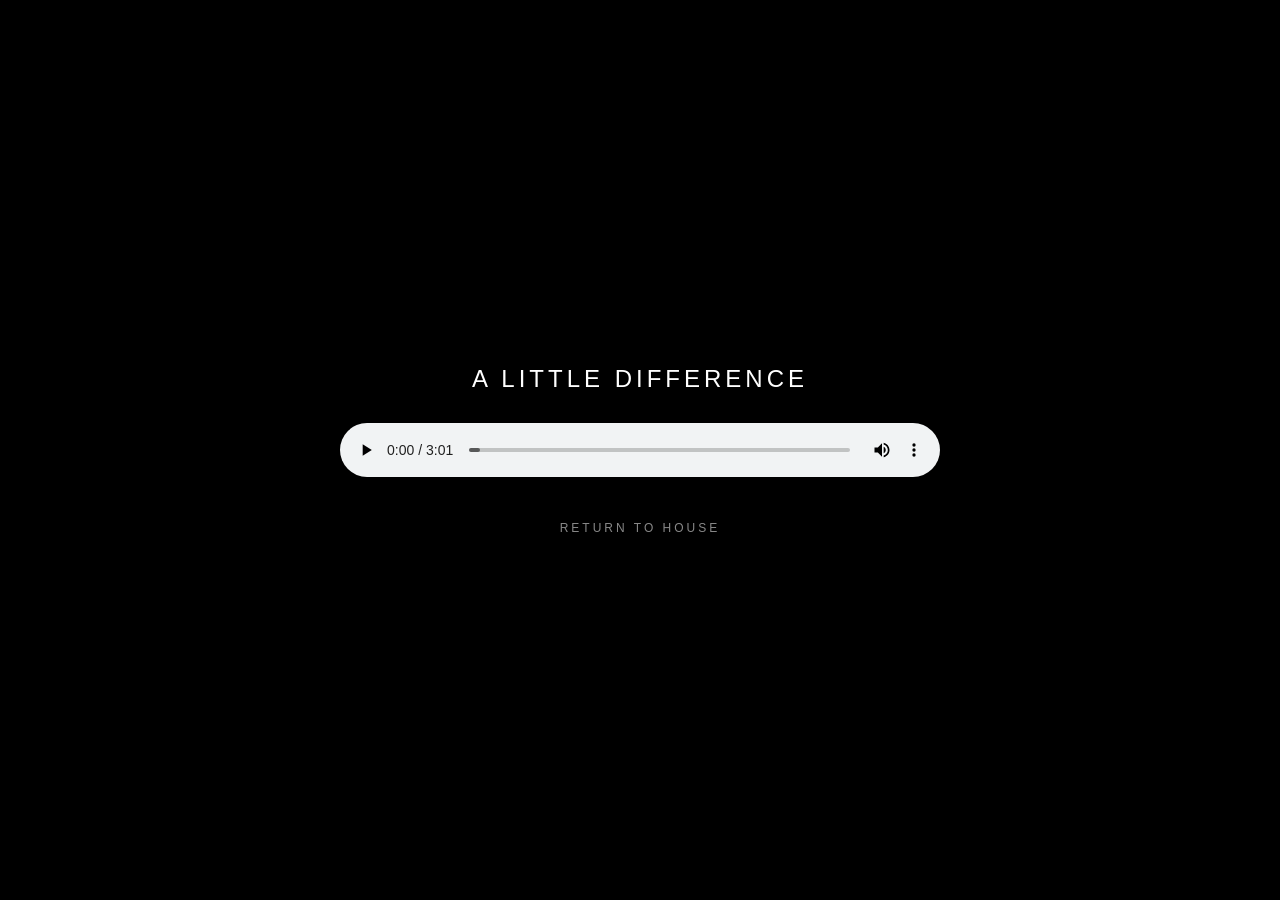
<file: a-little-difference.html>
<!DOCTYPE html>
<html lang="en">
<head>
  <meta charset="UTF-8">
  <meta name="viewport" content="width=device-width, initial-scale=1.0">

  <title>A Little Difference — MCGOSH</title>

  <style>
    * {
      box-sizing: border-box;
    }

    body {
      margin: 0;
      min-height: 100vh;
      background: #000;
      color: #fff;
      font-family: Arial, sans-serif;

      display: flex;
      align-items: center;
      justify-content: center;
    }

    .song-page {
      width: 90%;
      max-width: 600px;
      text-align: center;
    }

    .song-title {
      font-size: 24px;
      font-weight: normal;
      letter-spacing: 4px;
      margin-bottom: 30px;
    }

    audio {
      width: 100%;
    }

    .back-link {
      display: inline-block;
      margin-top: 40px;
      color: #888;
      text-decoration: none;
      font-size: 12px;
      letter-spacing: 3px;
    }

    .back-link:hover {
      color: #fff;
    }
  </style>
</head>

<body>

  <main class="song-page">

    <div class="song-title">
      A LITTLE DIFFERENCE
    </div>

    <audio controls preload="metadata">
      <source src="assets/A%20Little%20Difference%20.mp3" type="audio/mpeg">
    </audio>

    <a class="back-link" href="index.html">
      RETURN TO HOUSE
    </a>

  </main>

</body>
</html>
</file>
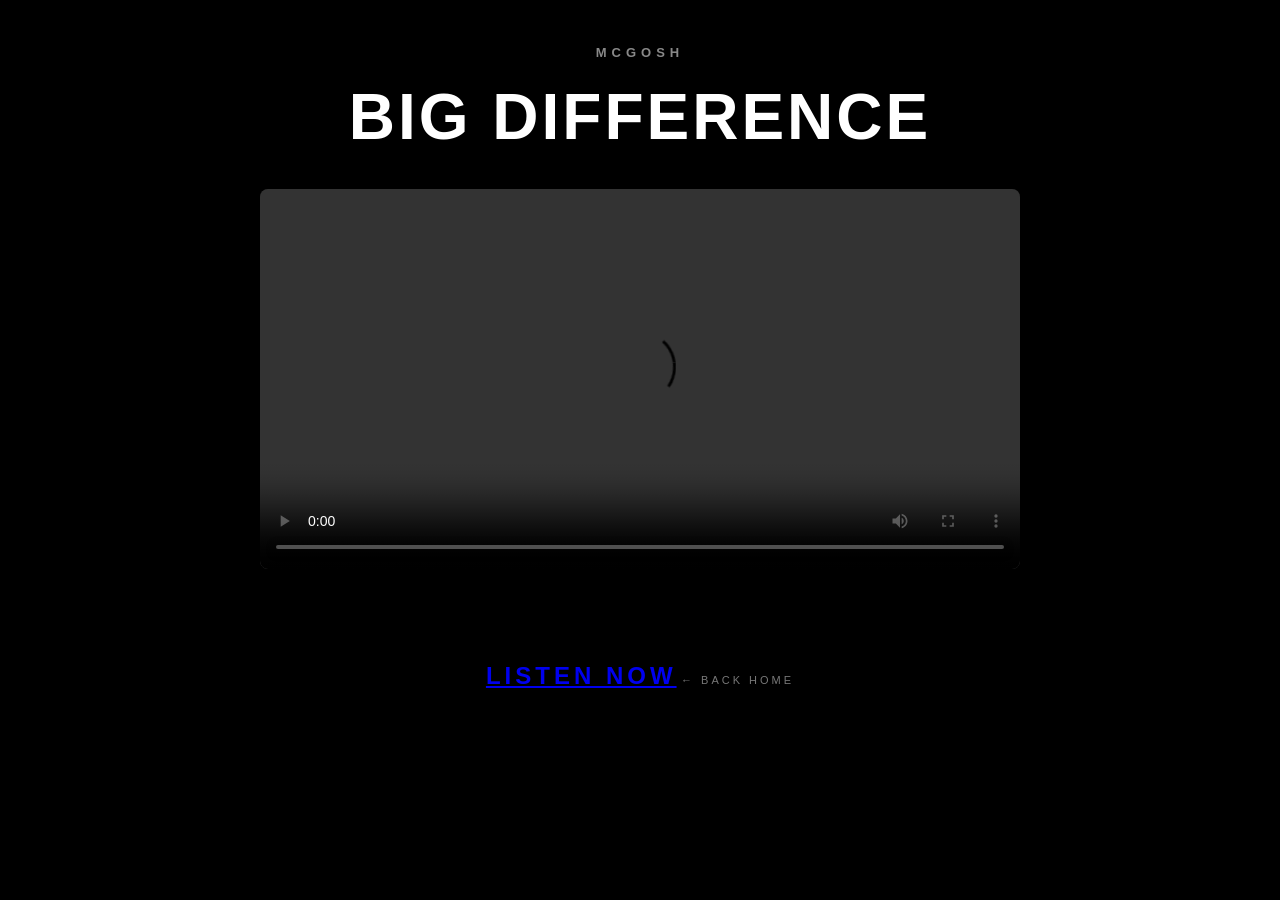
<file: big-difference.html>
<!DOCTYPE html>
<html lang="en">
<head>
  <meta charset="UTF-8">
  <meta name="viewport" content="width=device-width, initial-scale=1.0">

  <title>Big Difference — MCGOSH</title>

  <style>
    * {
      box-sizing: border-box;
    }

    body {
      margin: 0;
      min-height: 100vh;
      background: #000;
      color: #fff;
      font-family: Arial, Helvetica, sans-serif;
      text-align: center;
    }

    .page {
      width: 100%;
      max-width: 900px;
      margin: 0 auto;
      padding: 45px 18px 60px;
    }

    .eyebrow {
      color: #888;
      font-size: 13px;
      letter-spacing: 5px;
      font-weight: bold;
      margin-bottom: 20px;
    }

    h1 {
      margin: 0 0 35px;
      font-size: clamp(34px, 8vw, 64px);
      letter-spacing: 3px;
    }

    .video-wrap {
      width: 100%;
      max-width: 760px;
      margin: 0 auto 45px;
    }

    video {
      width: 100%;
      height: auto;
      display: block;
      background: #111;
      border-radius: 8px;
    }

    .release-label {
      color: #777;
      font-size: 12px;
      font-weight: bold;
      letter-spacing: 4px;
      margin-bottom: 10px;
    }

    .song-title {
      margin: 0;
      font-size: clamp(30px, 7vw, 52px);
      letter-spacing: 2px;
    }

    .artist {
      color: #aaa;
      font-size: 17px;
      letter-spacing: 5px;
      margin-top: 8px;
    }

    .release-date {
      margin-top: 25px;
      font-size: 15px;
      letter-spacing: 3px;
      color: #ccc;
    }

    .drops-in {
      margin-top: 45px;
      color: #777;
      font-size: 12px;
      font-weight: bold;
      letter-spacing: 5px;
    }

    .countdown {
      display: flex;
      justify-content: center;
      gap: 12px;
      margin-top: 18px;
      flex-wrap: wrap;
    }

    .time-box {
      width: 82px;
      padding: 17px 5px;
      border: 1px solid #333;
      background: #080808;
    }

    .number {
      display: block;
      font-size: 30px;
      font-weight: bold;
    }

    .label {
      display: block;
      margin-top: 7px;
      color: #777;
      font-size: 9px;
      letter-spacing: 2px;
    }

    .released {
      display: inline-block;
      margin-top: 30px;
      font-size: 24px;
      font-weight: bold;
      letter-spacing: 4px;
    }

    .back {
      display: inline-block;
      margin-top: 60px;
      color: #777;
      text-decoration: none;
      font-size: 11px;
      letter-spacing: 3px;
    }

    .back:hover {
      color: #fff;
    }
  </style>
</head>

<body>

  <main class="page">

    <div class="eyebrow">MCGOSH</div>

    <h1>BIG DIFFERENCE</h1>

    <div class="video-wrap">
      <video controls playsinline preload="metadata">
        <source src="assets/Promo.01.mp4" type="video/mp4">
        Your browser does not support the video tag.
      </video>
    </div>

    

 <a class="released" id="released"
   href="https://distrokid.com/hyperfollow/mcgosh/big-difference"
   target="_blank"
   rel="noopener noreferrer">
    LISTEN NOW
</a>

 

    <a class="back" href="index.html">
      ← BACK HOME
    </a>

  </main>



</body>
</html>
</file>
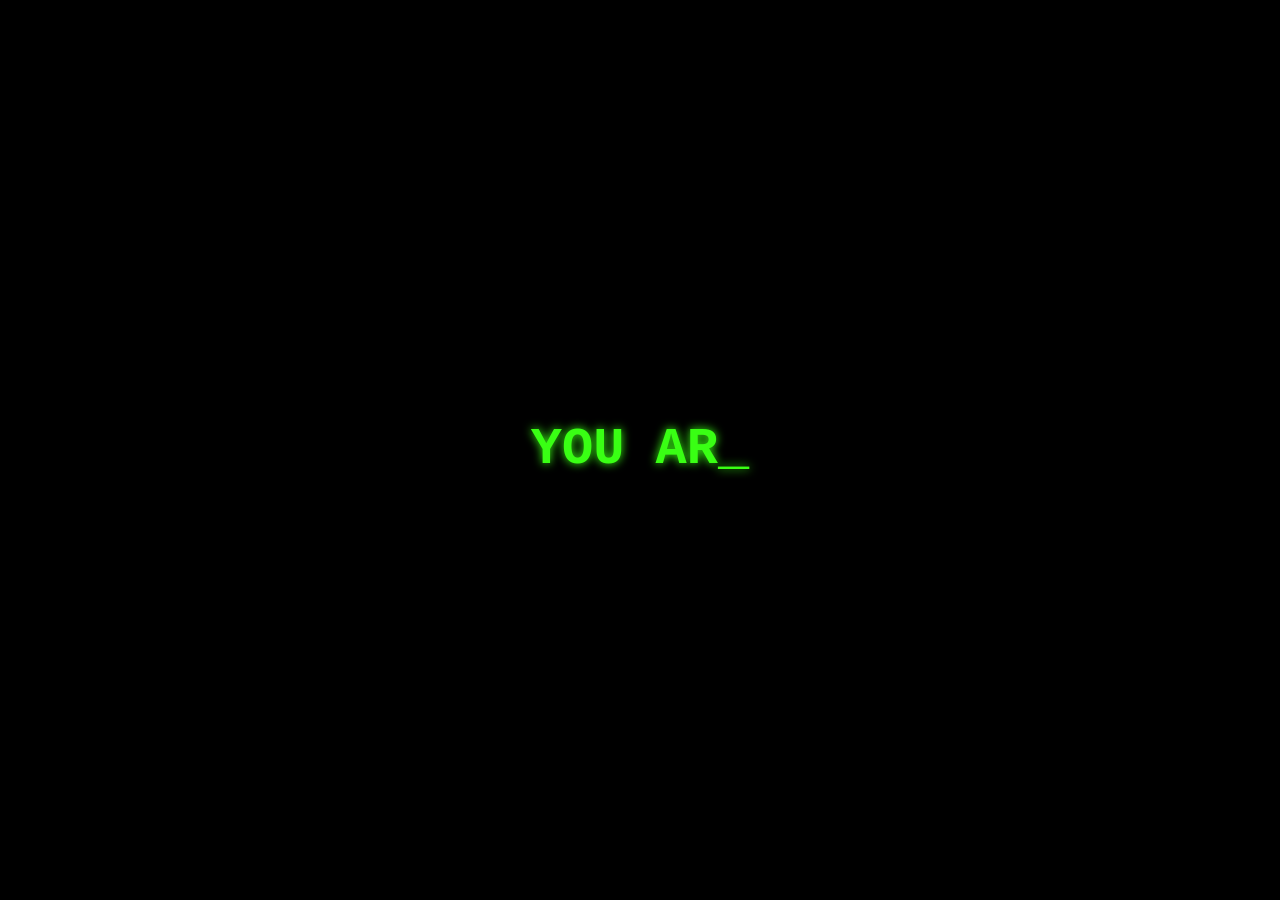
<file: coming-soon.html>
<!doctype html>
<html lang="en">
<head>
  <meta charset="utf-8">
  <meta name="viewport" content="width=device-width, initial-scale=1">
  <title>MCGOSH</title>

  <style>
    * {
      box-sizing: border-box;
    }

    html,
    body {
      margin: 0;
      width: 100%;
      height: 100%;
      background: #000;
      overflow: hidden;
    }

    body {
      display: flex;
      align-items: center;
      justify-content: center;
      font-family: "Courier New", monospace;
      color: #39ff14;
    }

    #message {
      width: 90%;
      text-align: center;
      font-size: clamp(24px, 7vw, 52px);
      font-weight: bold;
      line-height: 1.3;
      text-shadow: 0 0 10px #39ff14;
    }

    .cursor::after {
      content: "_";
      animation: blink 0.7s infinite;
    }

    @keyframes blink {
      0%, 50% {
        opacity: 1;
      }

      51%, 100% {
        opacity: 0;
      }
    }
  </style>
</head>

<body>

  <div id="message" class="cursor"></div>

  <audio
    id="teaser"
    src="assets/window_teaser_52.25_to_73.0.mp3"
    preload="auto"
    autoplay>
  </audio>

  <script>
    const message = document.getElementById("message");
    const teaser = document.getElementById("teaser");

    const firstSentence = "YOU ARE NOT SUPPOSED TO BE HERE";
    const secondSentence = "GO HOME";

    function wait(ms) {
      return new Promise(resolve => setTimeout(resolve, ms));
    }

    async function typeText(text, speed = 75) {
      message.textContent = "";

      for (const character of text) {
        message.textContent += character;
        await wait(speed);
      }
    }

    async function runSequence() {
      try {
        await teaser.play();
      } catch (error) {
        // iPhone/Safari may block automatic audio in some situations.
      }

      await wait(500);

      await typeText(firstSentence, 75);

      await wait(1500);

      message.textContent = "";

      await wait(500);

      await typeText(secondSentence, 100);

      await wait(2000);

      teaser.pause();

      window.location.href = "index.html";
    }

    runSequence();
  </script>

</body>
</html>
</file>
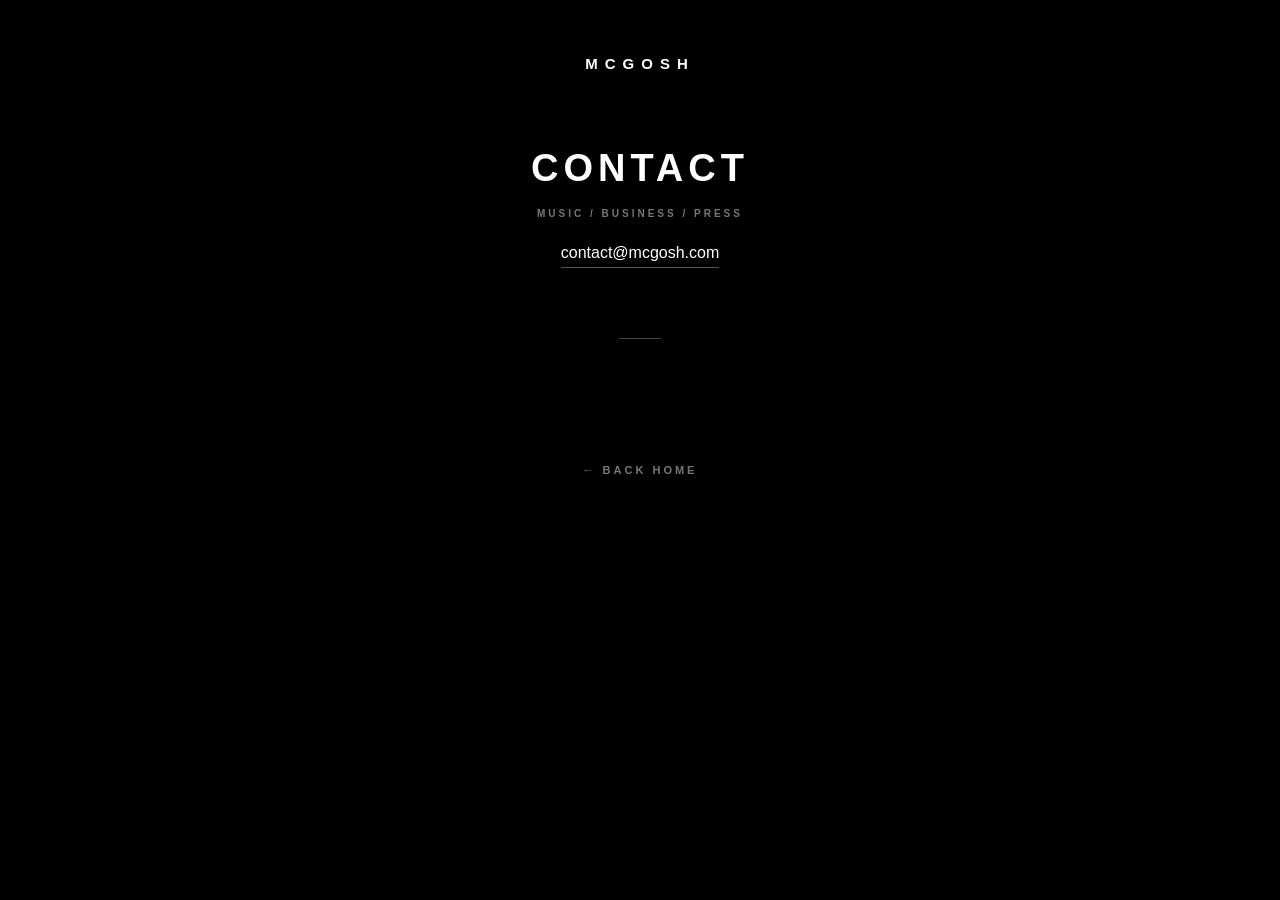
<file: contact.html>
<!DOCTYPE html>
<html lang="en">
<head>
  <meta charset="UTF-8">
  <meta name="viewport" content="width=device-width, initial-scale=1.0">

  <title>Contact | MCGOSH</title>

<!-- MailerLite Universal -->
<script>
    (function(w,d,e,u,f,l,n){w[f]=w[f]||function(){(w[f].q=w[f].q||[])
    .push(arguments);},l=d.createElement(e),l.async=1,l.src=u,
    n=d.getElementsByTagName(e)[0],n.parentNode.insertBefore(l,n);})
    (window,document,'script','https://assets.mailerlite.com/js/universal.js','ml');
    ml('account', '2653822');
</script>
<!-- End MailerLite Universal -->

  <style>
    * {
      box-sizing: border-box;
    }

    html,
    body {
      margin: 0;
      padding: 0;
      min-height: 100%;
      background: #000;
      color: #fff;
      font-family: Arial, Helvetica, sans-serif;
    }

    body {
      min-height: 100vh;
      display: flex;
      justify-content: center;
    }

    .contact-page {
      width: 100%;
      max-width: 600px;
      min-height: 100vh;
      padding: 55px 24px 45px;
      text-align: center;
    }

    .logo {
      margin: 0 0 75px;
      font-size: 15px;
      font-weight: 700;
      letter-spacing: 7px;
    }

    h1 {
      margin: 0;
      font-size: 38px;
      letter-spacing: 5px;
      font-weight: 700;
    }

    .contact-type {
      margin: 18px 0 0;
      color: #777;
      font-size: 10px;
      font-weight: 700;
      letter-spacing: 3px;
    }

    .email {
      display: inline-block;
      margin-top: 25px;
      color: #fff;
      font-size: 16px;
      text-decoration: none;
      border-bottom: 1px solid #555;
      padding-bottom: 5px;
    }

    .divider {
      width: 42px;
      height: 1px;
      margin: 70px auto 55px;
      background: #444;
    }

    .mailing-list {
      width: 100%;
    }

    .back {
      display: inline-block;
      margin-top: 70px;
      color: #777;
      text-decoration: none;
      font-size: 11px;
      font-weight: 700;
      letter-spacing: 3px;
      transition: color .2s ease;
    }

    .back:hover {
      color: #fff;
    }

    @media (max-width: 500px) {
      .contact-page {
        padding-top: 42px;
      }

      .logo {
        margin-bottom: 65px;
      }

      h1 {
        font-size: 32px;
      }
    }
  </style>
</head>

<body>

  <main class="contact-page">

    <div class="logo">MCGOSH</div>

    <section>
      <h1>CONTACT</h1>

      <p class="contact-type">
        MUSIC / BUSINESS / PRESS
      </p>

      <a class="email" href="mailto:contact@mcgosh.com">
        contact@mcgosh.com
      </a>
    </section>

    <div class="divider"></div>

    <section class="mailing-list">

      <!-- PASTE YOUR SMALL MAILERLITE EMBED CODE BELOW THIS LINE -->
<div class="ml-embedded" data-form="tpkiut"></div>

      <!-- PASTE YOUR SMALL MAILERLITE EMBED CODE ABOVE THIS LINE -->

    </section>

    <a class="back" href="index.html">
      ← BACK HOME
    </a>

  </main>

</body>
</html>
</file>
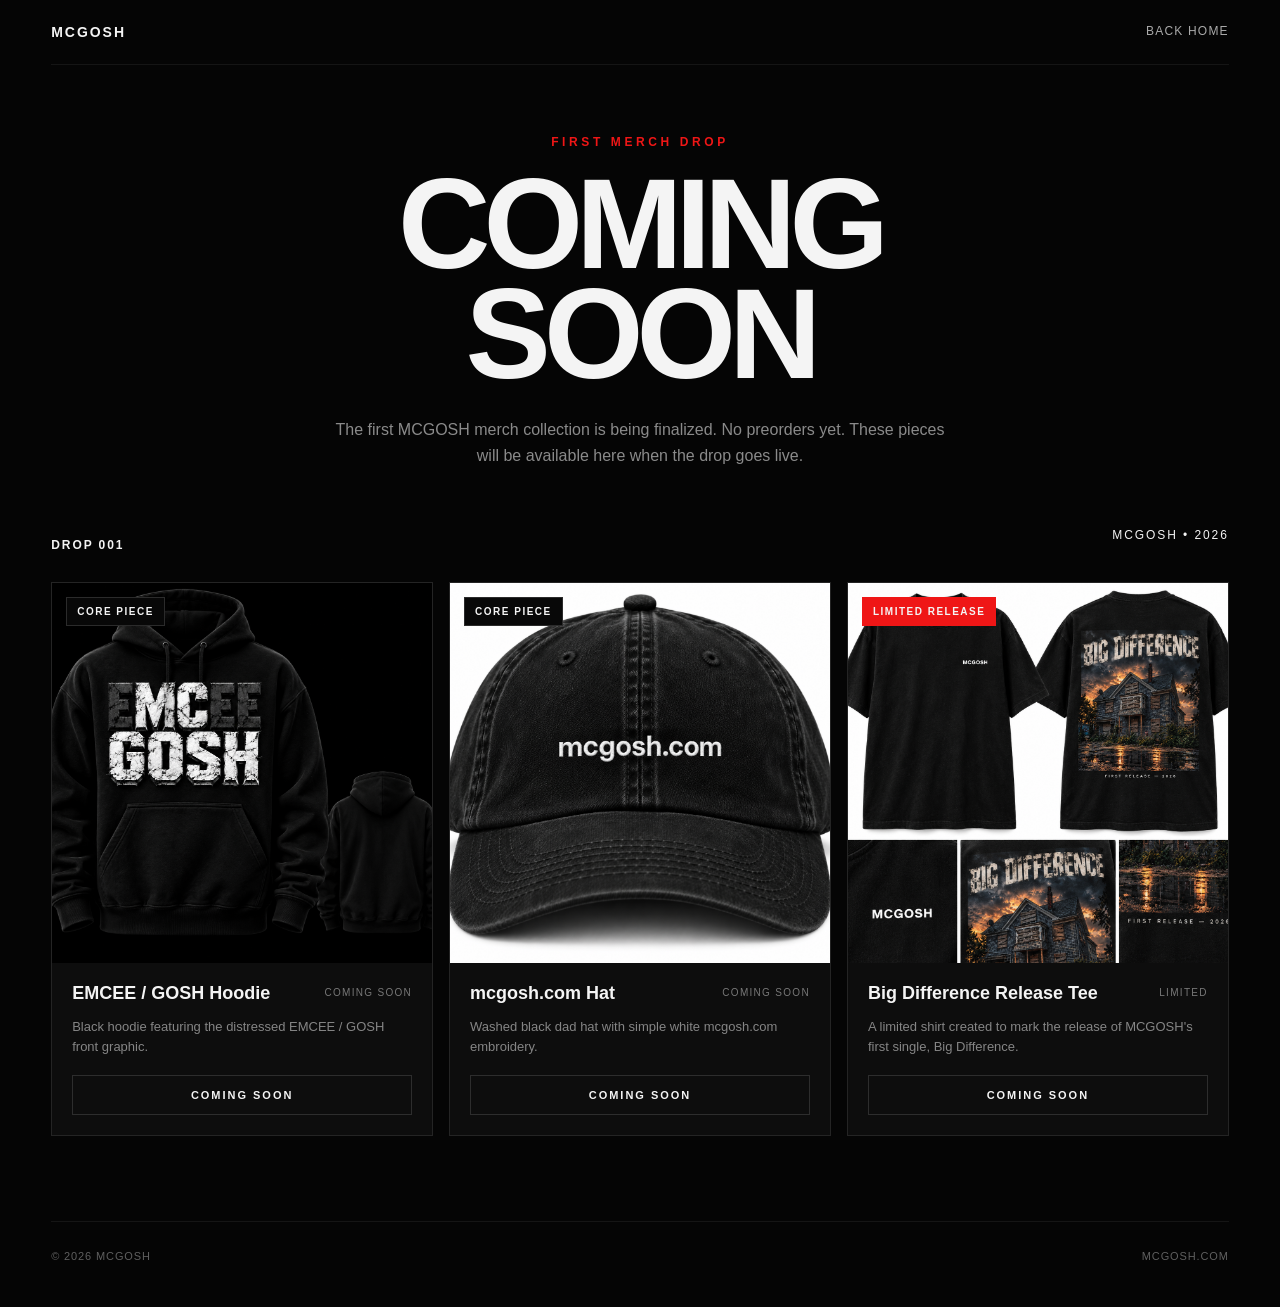
<file: merch.html>
<!doctype html>
<html lang="en">
<head>
<meta charset="utf-8">
<meta name="viewport" content="width=device-width,initial-scale=1">
<title>MCGOSH Merch — Coming Soon</title>

<style>
:root{
  --bg:#050505;
  --panel:#0d0d0d;
  --line:#242424;
  --text:#f4f4f4;
  --muted:#8a8a8a;
  --red:#ef1616;
}

*{
  box-sizing:border-box;
}

body{
  margin:0;
  background:var(--bg);
  color:var(--text);
  font-family:Arial,Helvetica,sans-serif;
}

a{
  color:inherit;
  text-decoration:none;
}

.top{
  width:min(1320px,92vw);
  margin:auto;
  padding:24px 0;
  display:flex;
  justify-content:space-between;
  border-bottom:1px solid #151515;
}

.brand{
  font-weight:800;
  letter-spacing:.14em;
  font-size:14px;
}

.home{
  color:#aaa;
  font-size:12px;
  letter-spacing:.1em;
}

.hero{
  min-height:46vh;
  display:grid;
  place-items:center;
  text-align:center;
  padding:70px 20px 45px;
}

.eyebrow{
  color:var(--red);
  font-size:12px;
  font-weight:800;
  letter-spacing:.3em;
  margin-bottom:20px;
}

h1{
  margin:0;
  font-size:clamp(54px,10vw,130px);
  line-height:.86;
  letter-spacing:-.055em;
}

.hero p{
  max-width:620px;
  margin:28px auto 0;
  color:var(--muted);
  line-height:1.6;
}

.wrap{
  width:min(1320px,92vw);
  margin:auto;
  padding:15px 0 85px;
}

.head{
  display:flex;
  justify-content:space-between;
  margin-bottom:20px;
}

.head h2,
.head span{
  font-size:12px;
  letter-spacing:.16em;
  text-transform:uppercase;
}

.grid{
  display:grid;
  grid-template-columns:repeat(3,1fr);
  gap:16px;
}

.card{
  background:var(--panel);
  border:1px solid var(--line);
  overflow:hidden;
}

.pic{
  position:relative;
  background:#fff;
  aspect-ratio:1/1;
  overflow:hidden;
}

.pic img{
  width:100%;
  height:100%;
  object-fit:cover;
  display:block;
}

.badge{
  position:absolute;
  top:14px;
  left:14px;
  background:#080808;
  border:1px solid #2b2b2b;
  padding:8px 10px;
  font-size:10px;
  font-weight:800;
  letter-spacing:.15em;
  text-transform:uppercase;
}

.badge.red{
  background:var(--red);
  border-color:var(--red);
}

.info{
  padding:20px;
}

.row{
  display:flex;
  justify-content:space-between;
  gap:12px;
}

.name{
  margin:0;
  font-size:18px;
}

.status{
  color:#777;
  font-size:10px;
  letter-spacing:.13em;
  text-transform:uppercase;
  padding-top:4px;
  white-space:nowrap;
}

.desc{
  color:#858585;
  font-size:13px;
  line-height:1.55;
}

.coming{
  margin-top:18px;
  border:1px solid #2d2d2d;
  text-align:center;
  padding:13px;
  font-size:11px;
  font-weight:800;
  letter-spacing:.18em;
  text-transform:uppercase;
}

footer{
  width:min(1320px,92vw);
  margin:auto;
  border-top:1px solid #151515;
  padding:28px 0 45px;
  display:flex;
  justify-content:space-between;
  color:#5f5f5f;
  font-size:11px;
  letter-spacing:.08em;
  text-transform:uppercase;
}

@media(max-width:850px){
  .grid{
    grid-template-columns:1fr;
  }

  .pic{
    aspect-ratio:4/3;
  }

  .head,
  footer{
    flex-direction:column;
    gap:10px;
  }
}
</style>
</head>

<body>

<header class="top">
  <a class="brand" href="/">MCGOSH</a>
  <a class="home" href="/">BACK HOME</a>
</header>

<section class="hero">
  <div>
    <div class="eyebrow">FIRST MERCH DROP</div>

    <h1>
      COMING<br>
      SOON
    </h1>

    <p>
      The first MCGOSH merch collection is being finalized.
      No preorders yet. These pieces will be available here
      when the drop goes live.
    </p>
  </div>
</section>

<main class="wrap">

  <div class="head">
    <h2>Drop 001</h2>
    <span>MCGOSH • 2026</span>
  </div>

  <div class="grid">

    <article class="card">

      <div class="pic">
        <img src="assets/hoodie.jpg.PNG"
             alt="EMCEE GOSH hoodie">

        <div class="badge">
          Core Piece
        </div>
      </div>

      <div class="info">

        <div class="row">
          <h3 class="name">
            EMCEE / GOSH Hoodie
          </h3>

          <div class="status">
            Coming Soon
          </div>
        </div>

        <p class="desc">
          Black hoodie featuring the distressed
          EMCEE / GOSH front graphic.
        </p>

        <div class="coming">
          Coming Soon
        </div>

      </div>
    </article>


    <article class="card">

      <div class="pic">
        <img src="assets/hat.jpg.PNG"
             alt="mcgosh.com hat">

        <div class="badge">
          Core Piece
        </div>
      </div>

      <div class="info">

        <div class="row">
          <h3 class="name">
            mcgosh.com Hat
          </h3>

          <div class="status">
            Coming Soon
          </div>
        </div>

        <p class="desc">
          Washed black dad hat with simple white
          mcgosh.com embroidery.
        </p>

        <div class="coming">
          Coming Soon
        </div>

      </div>
    </article>


    <article class="card">

      <div class="pic">
        <img src="assets/shirt.jpg.PNG"
             alt="Big Difference release tee">

        <div class="badge red">
          Limited Release
        </div>
      </div>

      <div class="info">

        <div class="row">
          <h3 class="name">
            Big Difference Release Tee
          </h3>

          <div class="status">
            Limited
          </div>
        </div>

        <p class="desc">
          A limited shirt created to mark the release
          of MCGOSH's first single, Big Difference.
        </p>

        <div class="coming">
          Coming Soon
        </div>

      </div>
    </article>

  </div>
</main>

<footer>
  <span>© 2026 MCGOSH</span>
  <span>mcgosh.com</span>
</footer>

</body>
</html>
</file>
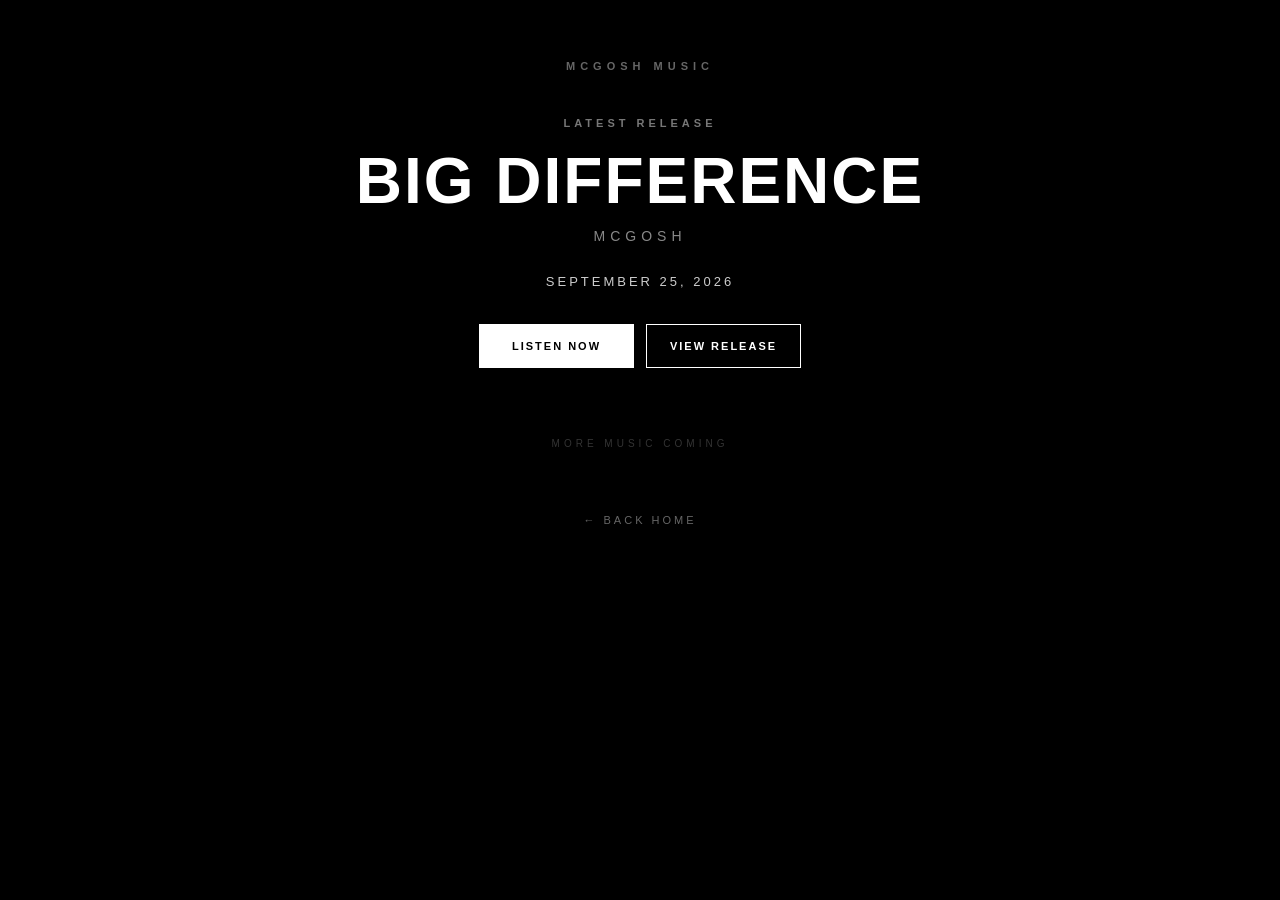
<file: music.html>
<!DOCTYPE html>
<html lang="en">
<head>
  <meta charset="UTF-8">
  <meta name="viewport" content="width=device-width, initial-scale=1.0">

  <title>Music — MCGOSH</title>

  <style>
    * {
      box-sizing: border-box;
    }

    html, body {
      margin: 0;
      min-height: 100%;
      background: #000;
      color: #fff;
      font-family: Arial, Helvetica, sans-serif;
    }

    body {
      min-height: 100vh;
      display: flex;
      justify-content: center;
    }

    .music-page {
      width: min(92vw, 760px);
      min-height: 100vh;
      padding: 60px 0 55px;
      text-align: center;
    }

    .page-label {
      color: #666;
      font-size: 11px;
      font-weight: bold;
      letter-spacing: 5px;
      margin-bottom: 45px;
    }

    .release-label {
      color: #777;
      font-size: 11px;
      font-weight: bold;
      letter-spacing: 4px;
      margin-bottom: 15px;
    }

    h1 {
      margin: 0;
      font-size: clamp(38px, 10vw, 64px);
      letter-spacing: 2px;
    }

    .artist {
      margin-top: 10px;
      color: #888;
      font-size: 14px;
      letter-spacing: 5px;
    }

    .release-date {
      margin-top: 30px;
      color: #ccc;
      font-size: 13px;
      letter-spacing: 3px;
    }

    .buttons {
      display: flex;
      justify-content: center;
      gap: 12px;
      flex-wrap: wrap;
      margin-top: 35px;
    }

    .button {
      display: inline-block;
      min-width: 155px;
      padding: 15px 20px;
      border: 1px solid #fff;
      background: #fff;
      color: #000;
      text-decoration: none;
      font-size: 11px;
      font-weight: bold;
      letter-spacing: 2px;
    }

    .button.secondary {
      background: transparent;
      color: #fff;
    }

    .button:hover {
      opacity: 0.75;
    }

    .countdown-area {
      margin-top: 55px;
      padding-top: 30px;
      border-top: 1px solid #1c1c1c;
    }

    .countdown-label {
      color: #555;
      font-size: 10px;
      font-weight: bold;
      letter-spacing: 4px;
      margin-bottom: 15px;
    }

    .countdown {
      color: #aaa;
      font-size: clamp(14px, 4vw, 19px);
      letter-spacing: 2px;
      line-height: 1.8;
    }

    .out-now {
      display: none;
      color: #fff;
      font-size: 18px;
      font-weight: bold;
      letter-spacing: 5px;
    }

    .future {
      margin-top: 70px;
      color: #333;
      font-size: 10px;
      letter-spacing: 4px;
    }

    .back-home {
      display: inline-block;
      margin-top: 65px;
      color: #666;
      text-decoration: none;
      font-size: 11px;
      letter-spacing: 3px;
    }

    .back-home:hover {
      color: #fff;
    }
  </style>
</head>

<body>

  <main class="music-page">

    <div class="page-label">MCGOSH MUSIC</div>

    <div class="release-label">LATEST RELEASE</div>

    <h1>BIG DIFFERENCE</h1>

    <div class="artist">MCGOSH</div>

    <div class="release-date">
      SEPTEMBER 25, 2026
    </div>

    <div class="buttons">

      <a
        class="button"
        href="https://distrokid.com/hyperfollow/mcgosh/big-difference"
        target="_blank"
        rel="noopener noreferrer">
        LISTEN NOW
      </a>

      <a
        class="button secondary"
        href="big-difference.html">
        VIEW RELEASE
      </a>

    </div>

    
    <div class="future">
      MORE MUSIC COMING
    </div>

    <a class="back-home" href="index.html">
      ← BACK HOME
    </a>

  </main>

  

</body>
</html>
</file>
